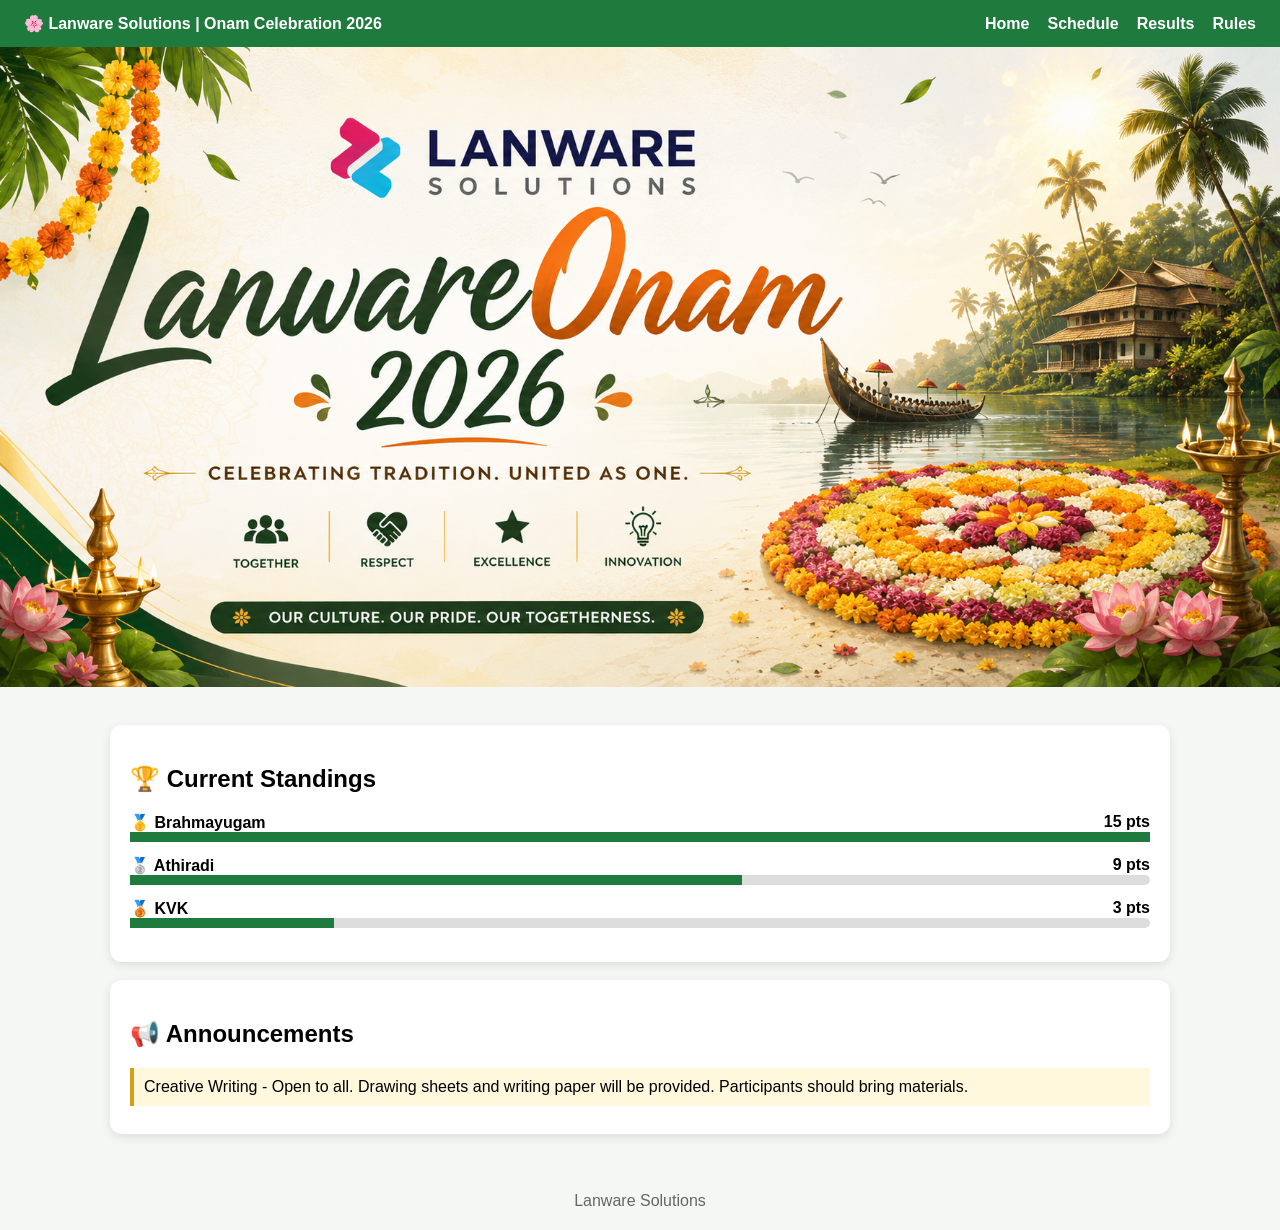
<file: index.html>
<!doctype html>
<html>

<head>
    <meta charset='utf-8'>
    <link rel='stylesheet' href='css/style.css'>
</head>

<body>
    <header>
        <div><b>🌸 Lanware Solutions | Onam Celebration 2026</b></div>
        <nav>
            <a href='index.html'>Home</a><a href='schedule.html'>Schedule</a><a href='results.html'>Results</a><a href="rules.html">Rules</a>
        </nav>
    </header>
    <!-- <section class='hero'>
        <h1>Onam Celebration 2026</h1>
        <p>Celebrate • Compete • Cherish</p>
    </section> -->
    <section class="hero">
        <img src="images/banner.png" alt="Lanware Solutions Onam Celebration Banner">
    </section>
    <div class='wrap'>
        <div class='card'>
            <h2>🏆 Current Standings</h2>
            <div id='standings'></div>
        </div>
        <div class='card'>
            <h2>📢 Announcements</h2>
            <div id='announcements'></div>
        </div>
    </div>
    <footer>Lanware Solutions</footer>
    <script src='js/app.js'></script>
</body>

</html>
</file>
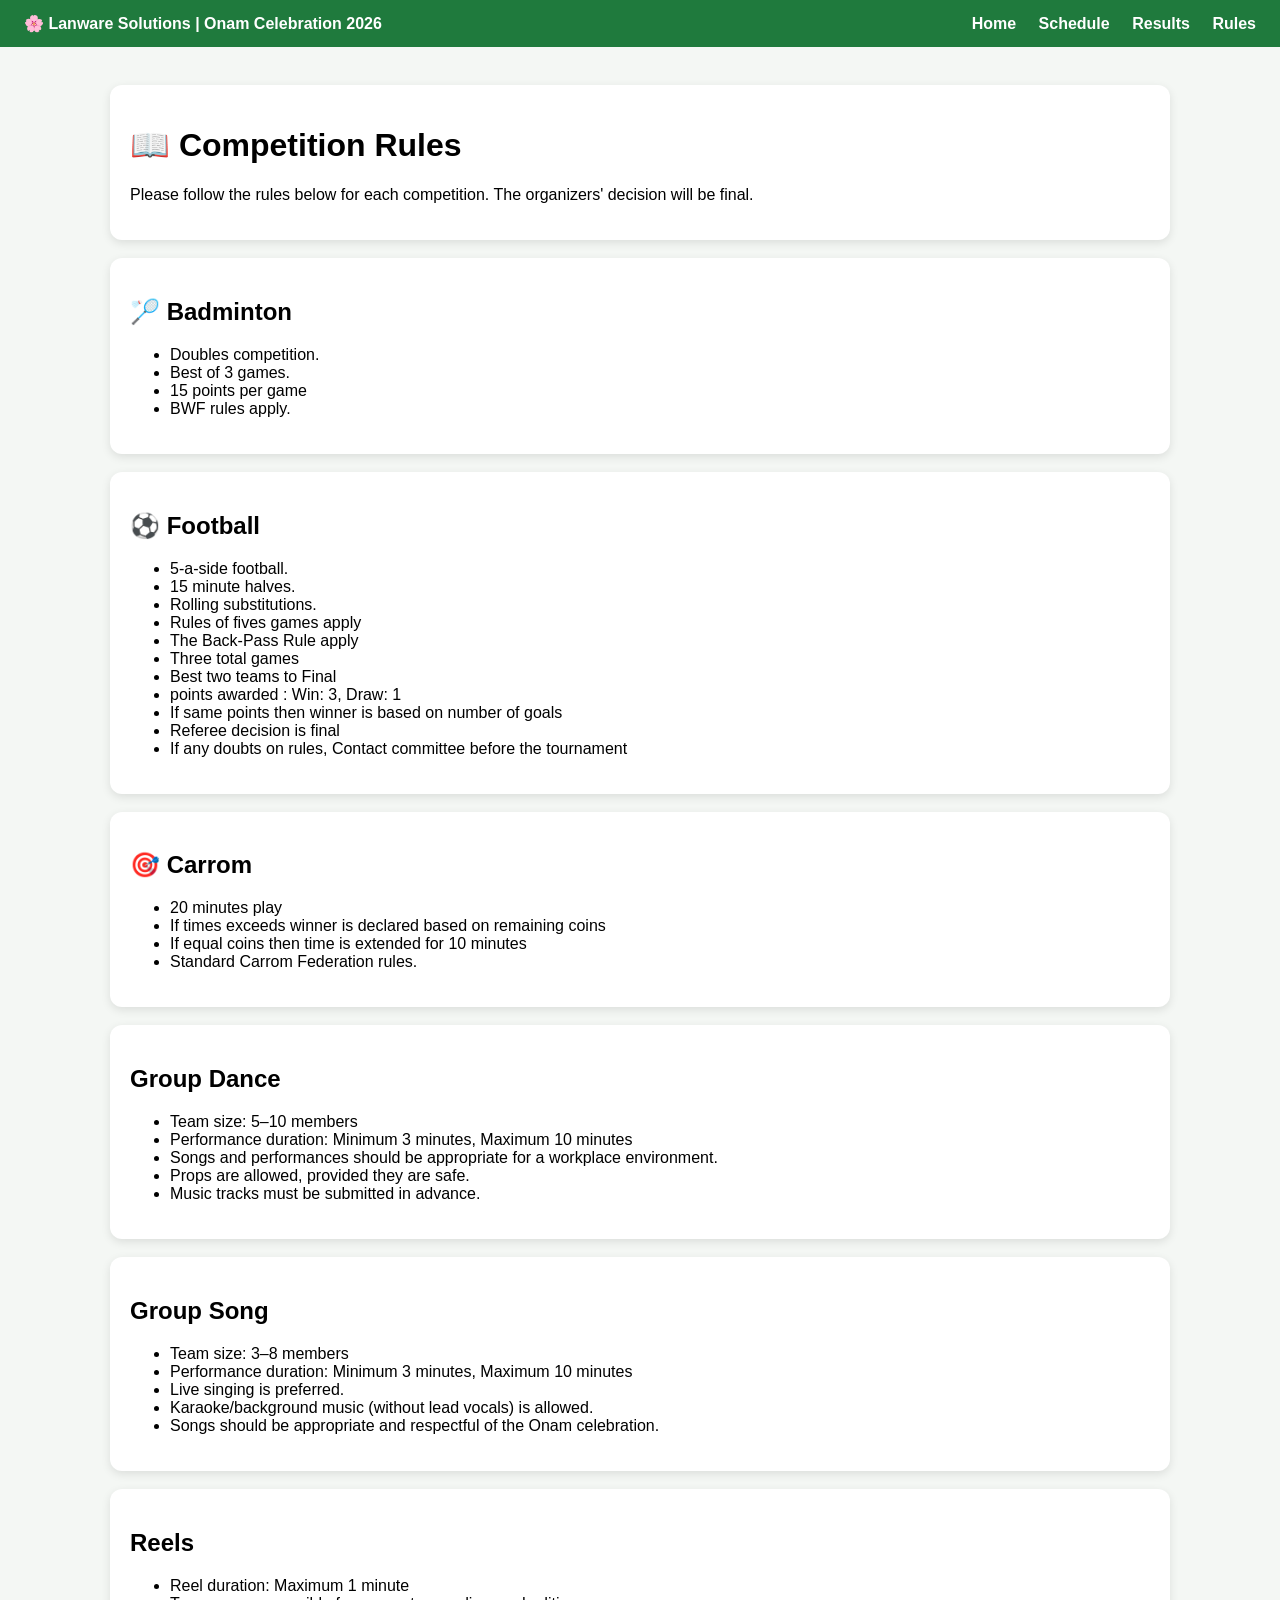
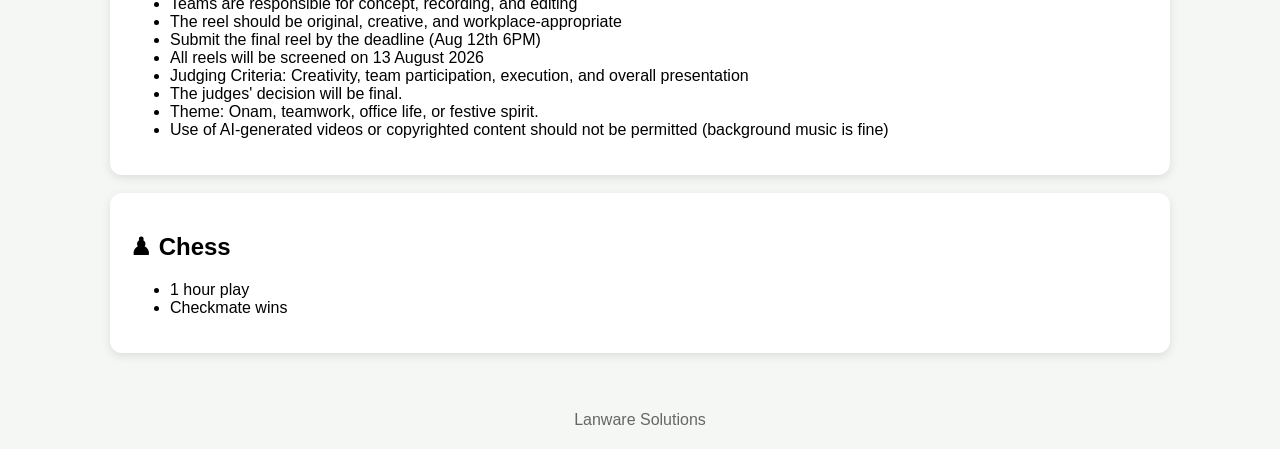
<file: rules.html>
<!doctype html>
<html>

<head>
    <meta charset="utf-8">
    <title>Competition Rules</title>
    <link rel="stylesheet" href="css/style.css">
</head>

<body>

<header>
    <div><b>🌸 Lanware Solutions | Onam Celebration 2026</b></div>

    <nav>
        <a href="index.html">Home</a>
        <a href="schedule.html">Schedule</a>
        <a href="results.html">Results</a>
        <a href="rules.html">Rules</a>
    </nav>
</header>

<div class="wrap">

    <div class="card">
        <h1>📖 Competition Rules</h1>
        <p>Please follow the rules below for each competition. The organizers' decision will be final.</p>
    </div>

    <div class="card">
        <h2>🏸 Badminton</h2>

        <ul>
            <li>Doubles competition.</li>
            <li>Best of 3 games.</li>
            <li>15 points per game</li>
            <li>BWF rules apply.</li>
        </ul>
    </div>

    <div class="card">
        <h2>⚽ Football</h2>
        <ul>
            <li>5-a-side football.</li>
            <li>15 minute halves.</li>
            <li>Rolling substitutions.</li>
            <li>Rules of fives games apply</li>
            <li>The Back-Pass Rule apply</li>
            <li>Three total games</li>
            <li>Best two teams to Final</li>
            <li>points awarded : Win: 3, Draw: 1</li>
            <li>If same points then winner is based on number of goals</li>
            <li>Referee decision is final</li>
            <li>If any doubts on rules, Contact committee before the tournament</li>
        </ul>
    </div>

    <div class="card">
        <h2>🎯 Carrom</h2>

        <ul>
            <li>20 minutes play</li>
            <li>If times exceeds winner is declared based on remaining coins</li>
            <li>If equal coins then time is extended for 10 minutes</li>
            <li>Standard Carrom Federation rules.</li>
        </ul>
    </div>

    <!-- <div class="card">
        <h2>🎨 Cultural Competitions</h2>

        <ul>
            <li>Drawing</li>
            <li>Extempore</li>
            <li>Creative Writing</li>
            <li>Singing</li>
            <li>Dancing</li>
            <li>Reels</li>
        </ul>

        <p>Add the detailed rules for each competition here.</p>

    </div> -->

    <div class="card">
        <h2>Group Dance</h2>

        <ul>
            <li>Team size: 5–10 members</li>
            <li>Performance duration: Minimum 3 minutes, Maximum 10 minutes</li>
            <li>Songs and performances should be appropriate for a workplace environment.</li>
            <li>Props are allowed, provided they are safe.</li>
            <li>Music tracks must be submitted in advance.</li>
        </ul>
    </div>

    <div class="card">
        <h2> Group Song</h2>

        <ul>
            <li>Team size: 3–8 members</li>
            <li>Performance duration: Minimum 3 minutes, Maximum 10 minutes</li>
            <li>Live singing is preferred.</li>
            <li>Karaoke/background music (without lead vocals) is allowed.</li>
            <li>Songs should be appropriate and respectful of the Onam celebration.</li>
        </ul>
    </div>

    <div class="card">
        <h2>Reels</h2>

        <ul>
            <li>Reel duration: Maximum 1 minute</li>
            <li>Teams are responsible for concept, recording, and editing</li>
            <li>The reel should be original, creative, and workplace-appropriate</li>
            <li>Submit the final reel by the deadline (Aug 12th 6PM)</li>
            <li>All reels will be screened  on 13 August 2026</li>
            <li>Judging Criteria: Creativity, team participation, execution, and overall presentation</li>
            <li>The judges' decision will be final.</li>
            <li>Theme: Onam, teamwork, office life, or festive spirit.</li>
            <li>Use of AI-generated videos or copyrighted content should not be permitted (background music is fine)</li>
        </ul>
    </div>

    <div class="card">
        <h2>♟ Chess</h2>

        <ul>
            <li>1 hour play</li>
            <li>Checkmate wins</li>
        </ul>
    </div>


</div>

<footer>
    Lanware Solutions
</footer>

</body>

</html>
</file>
<file: css/style.css>
:root {
    --green: #1f7a3d;
    --gold: #d4a017;
    --bg: #f4f7f4
}

* {
    box-sizing: border-box
}

body {
    margin: 0;
    font-family: Segoe UI, Arial;
    background: var(--bg)
}

header {
    background: var(--green);
    color: #fff;
    padding: 14px 24px;
    display: flex;
    justify-content: space-between;
    align-items: center
}

nav a {
    color: #fff;
    text-decoration: none;
    margin-left: 18px;
    font-weight: bold
}

/* .hero {
    background: linear-gradient(135deg, #2e8b57, #d4a017);
    color: #fff;
    text-align: center;
    padding: 48px
} */

.hero{
    width:100%;
    overflow:hidden;
    background:#ffffff;
}

.hero img{
    display:block;
    width:100%;
    height:auto;
}

.wrap {
    max-width: 1100px;
    margin: auto;
    padding: 20px
}

.card {
    background: #fff;
    border-radius: 12px;
    padding: 20px;
    margin: 18px 0;
    box-shadow: 0 3px 10px rgba(0, 0, 0, .1)
}

.team {
    margin: 14px 0
}

.row {
    display: flex;
    justify-content: space-between
}

.bar {
    height: 10px;
    background: #ddd;
    border-radius: 20px
}

.fill {
    height: 100%;
    background: var(--green)
}

.notice {
    background: #fff8dc;
    border-left: 4px solid var(--gold);
    padding: 10px;
    margin: 8px 0
}

table {
    width: 100%;
    border-collapse: collapse
}

th,
td {
    border: 1px solid #ddd;
    padding: 8px
}

th {
    background: var(--green);
    color: #fff
}

.badge {
    padding: 4px 8px;
    border-radius: 10px;
    color: #fff;
    font-size: .85em
}

.Completed {
    background: #2e7d32
}

.Live {
    background: #ef6c00
}

.Upcoming {
    background: #1976d2
}

footer {
    text-align: center;
    padding: 20px;
    color: #666
}
</file>
